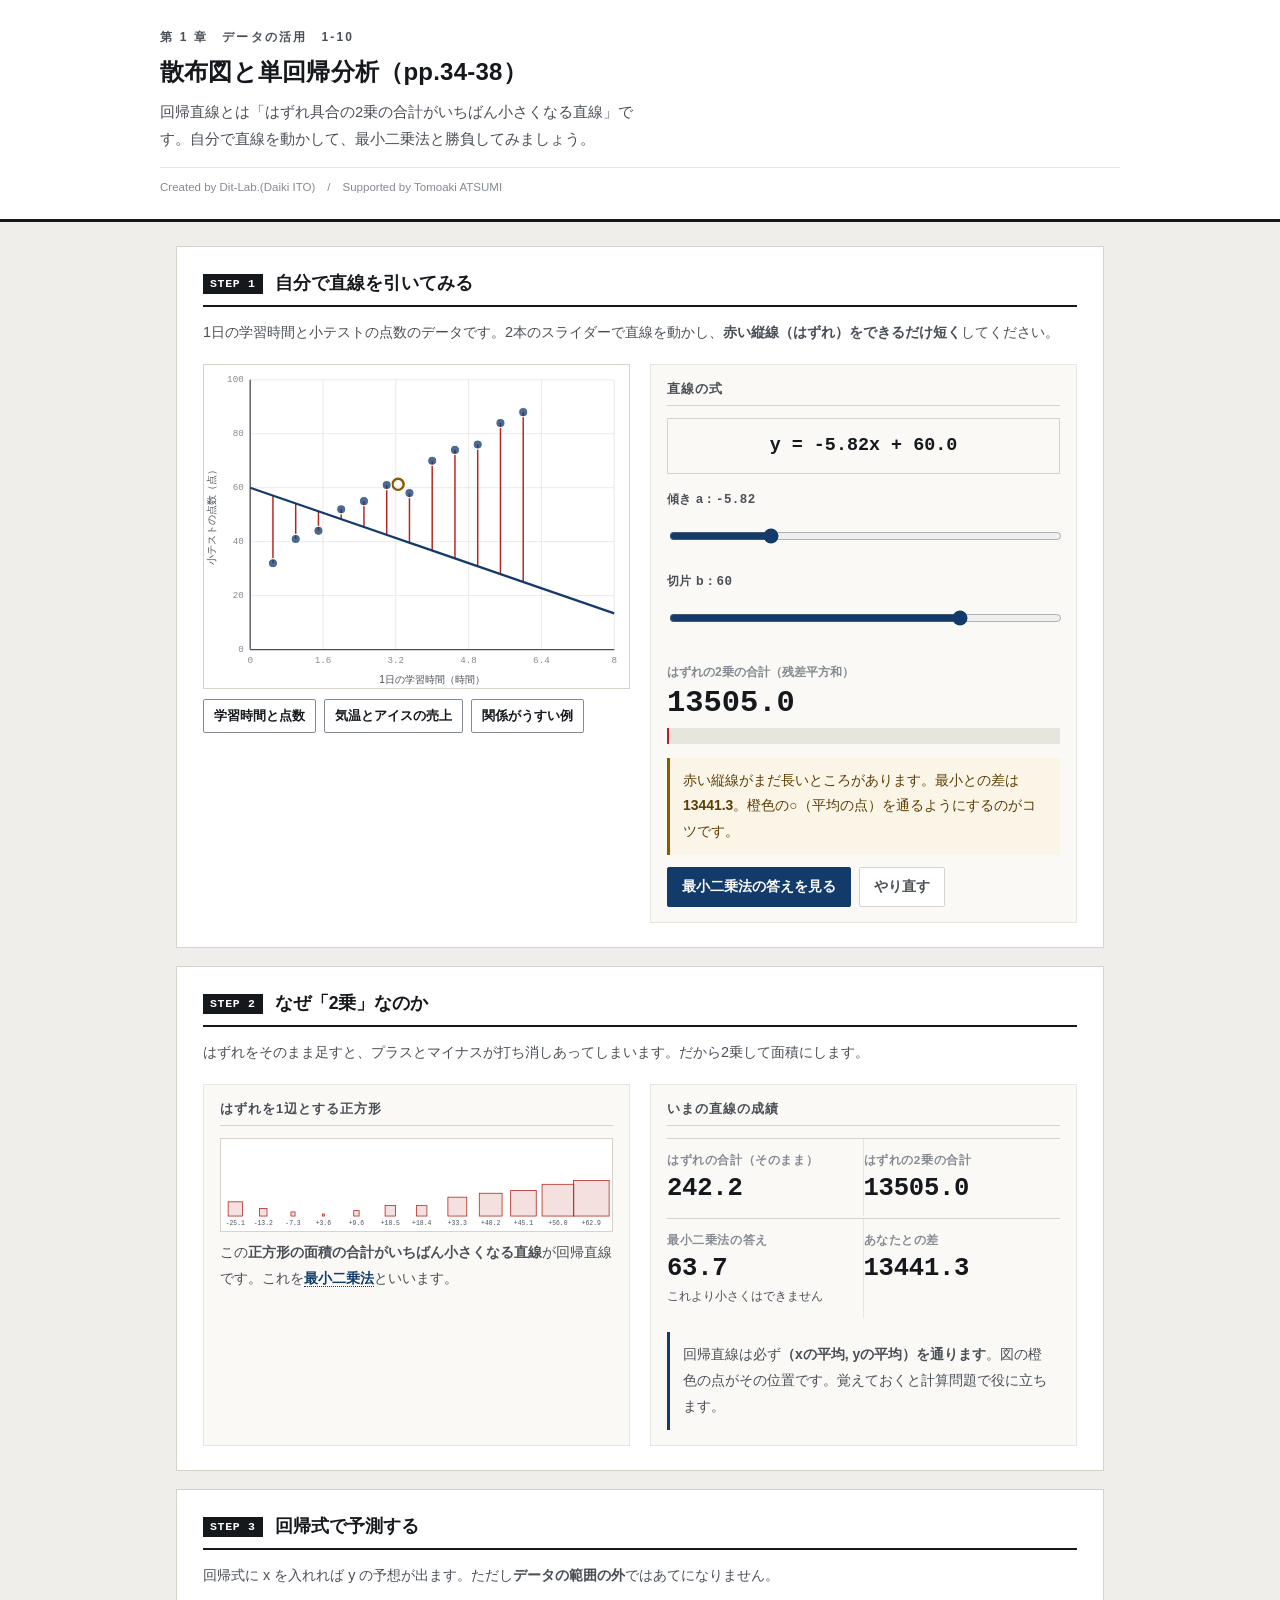
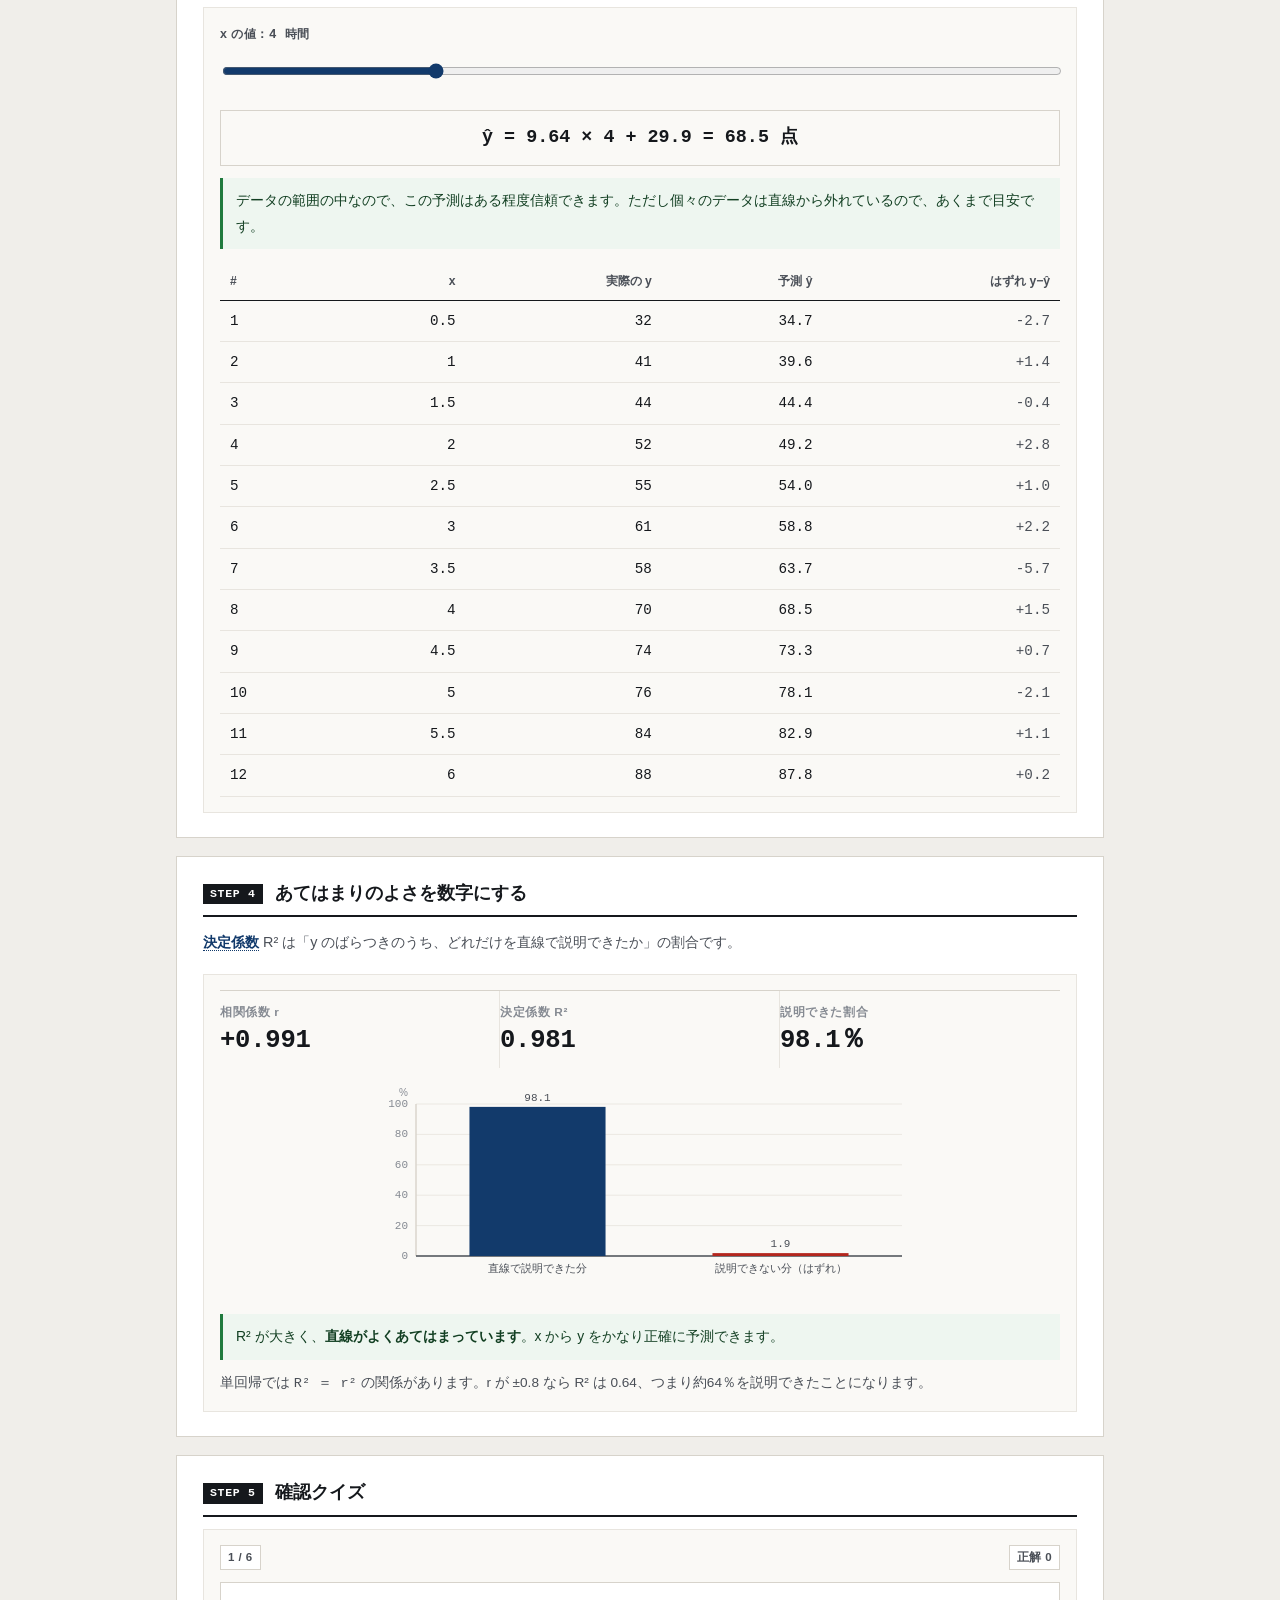
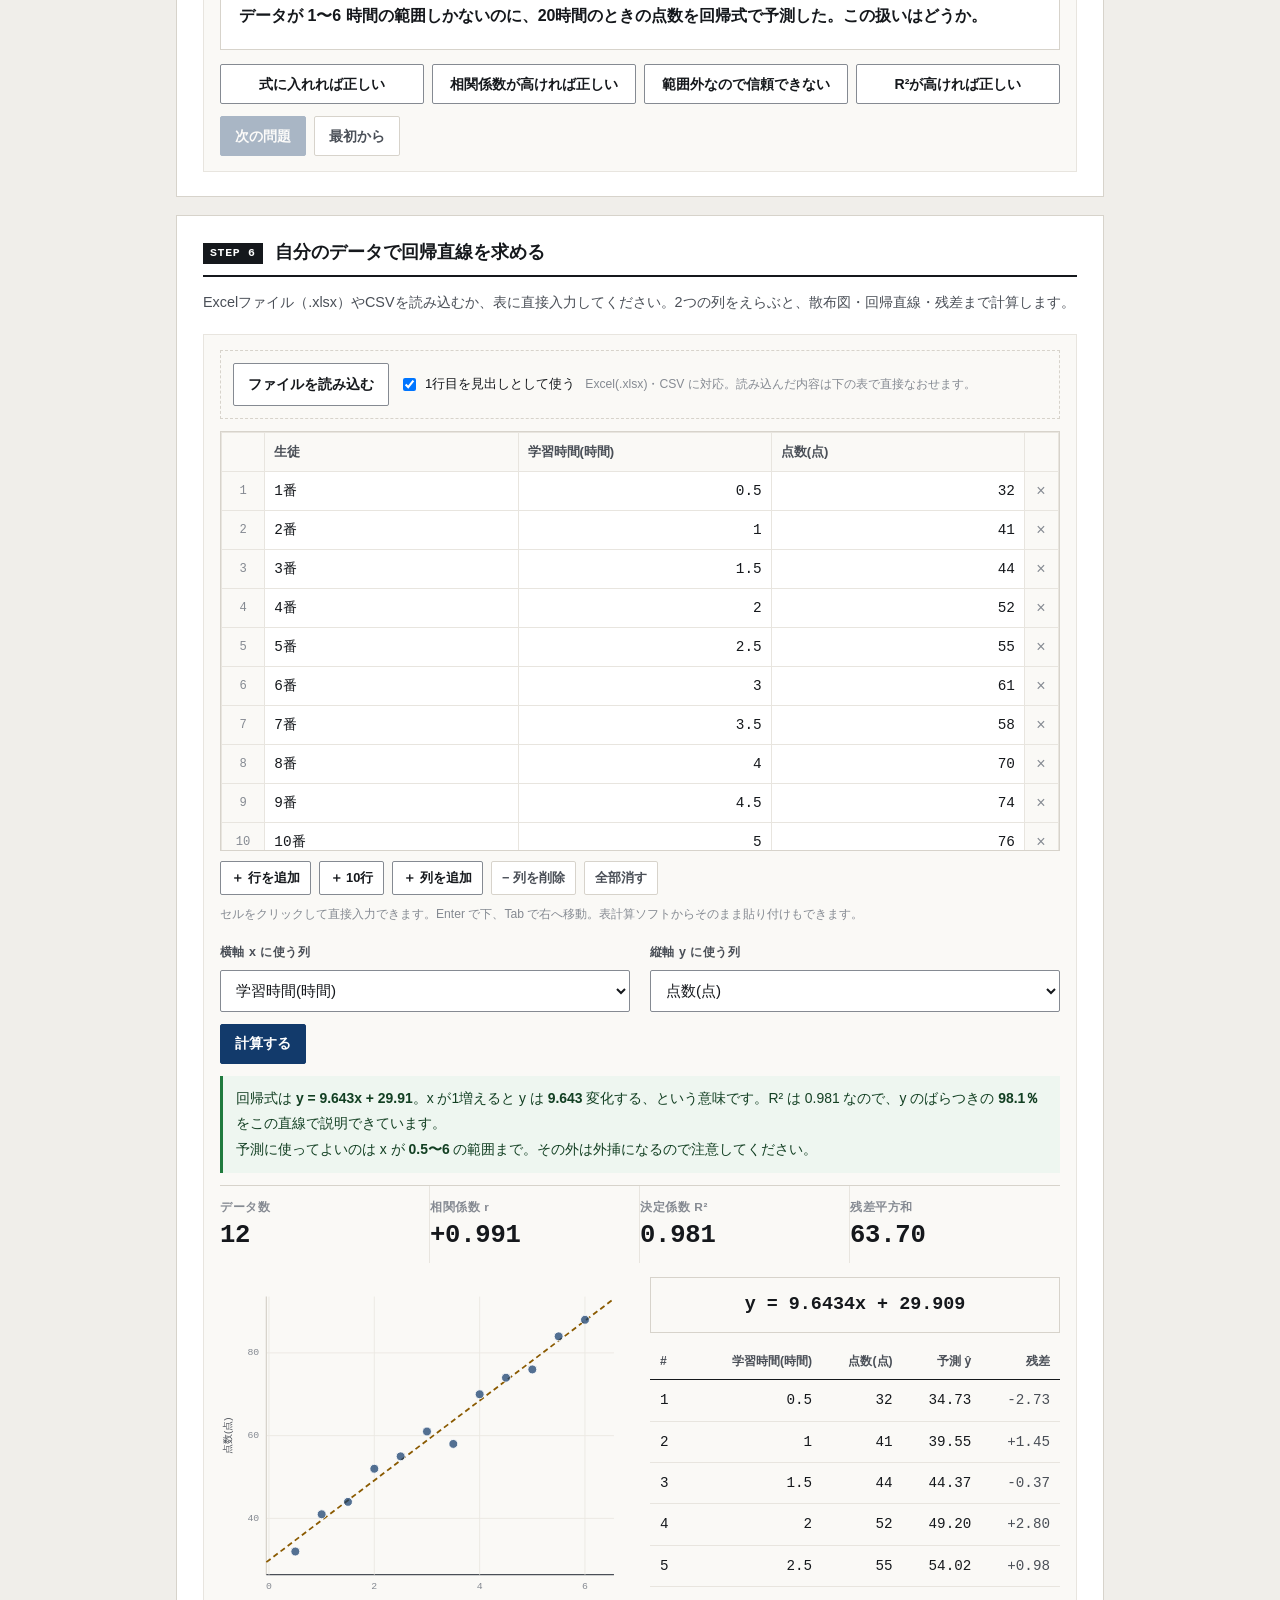
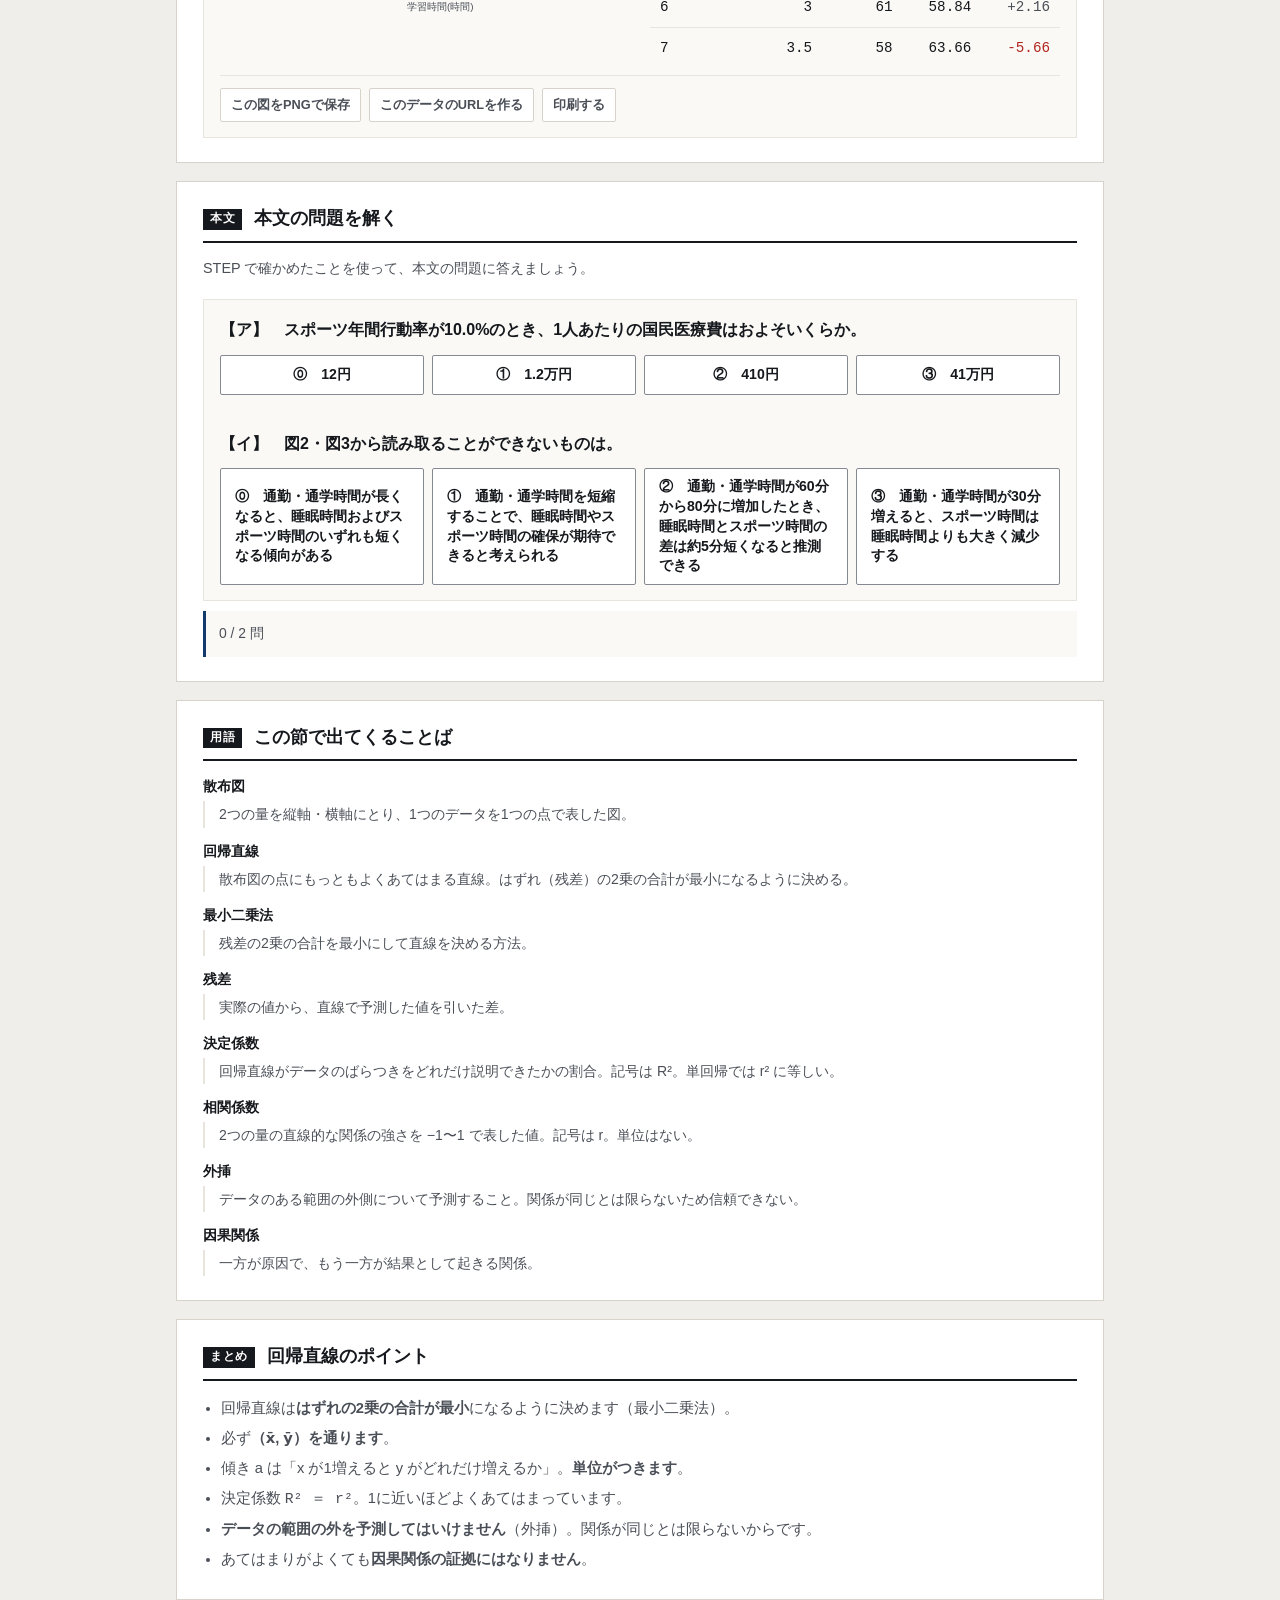
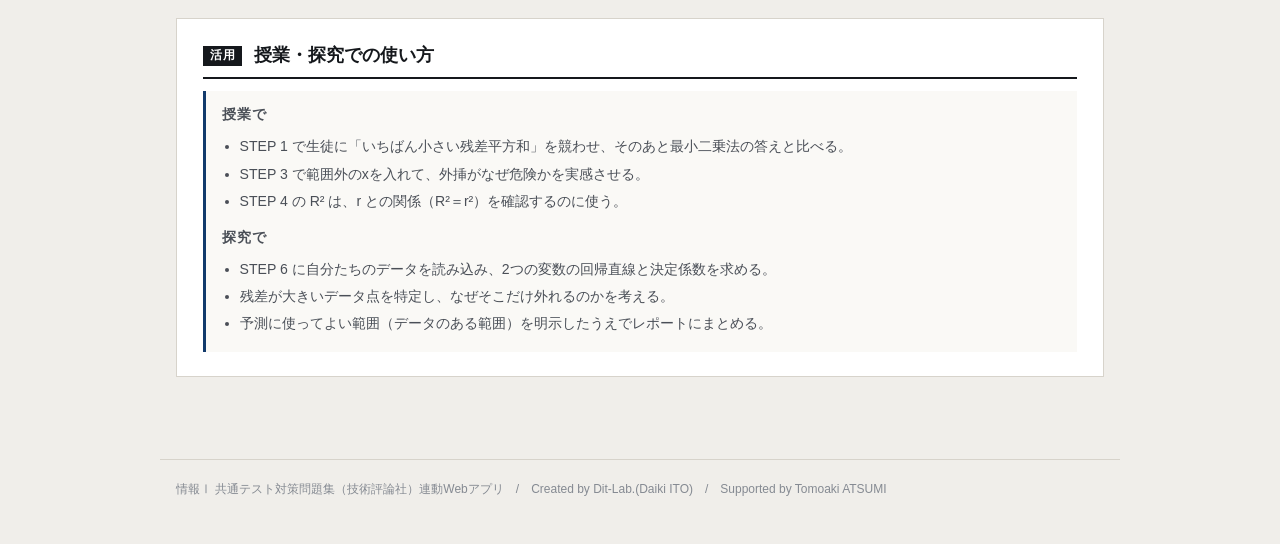
<file: index.html>
<!DOCTYPE html>
<html lang="ja">
<head>
<meta charset="UTF-8">
<meta name="viewport" content="width=device-width, initial-scale=1.0">
<title>散布図と単回帰分析｜情報Ⅰ共通テスト対策問題集</title>
<meta name="description" content="回帰直線とは「はずれ具合の2乗の合計がいちばん小さくなる直線」です。自分で直線を動かして、最小二乗法と勝負してみましょう。">
<link rel="icon" href="data:image/svg+xml,%3Csvg xmlns=%22http://www.w3.org/2000/svg%22 viewBox=%220 0 32 32%22%3E%3Crect width=%2232%22 height=%2232%22 fill=%22%2315181c%22/%3E%3Ctext x=%2216%22 y=%2222%22 font-size=%2218%22 font-family=%22monospace%22 fill=%22%23fff%22 text-anchor=%22middle%22%3E01%3C/text%3E%3C/svg%3E">
<link rel="stylesheet" href="css/style.css?v=1b60c856">
<link rel="stylesheet" href="css/app.css?v=a5a8e687">
</head>
<body>

<header class="app-header">
  <div class="inner">
    <span class="eyebrow">第 1 章　データの活用　1-10</span>
    <h1>散布図と単回帰分析（pp.34-38）</h1>
    <p class="lead">回帰直線とは「はずれ具合の2乗の合計がいちばん小さくなる直線」です。自分で直線を動かして、最小二乗法と勝負してみましょう。</p>
    <p class="credit">Created by Dit-Lab.(Daiki ITO)　/　Supported by Tomoaki ATSUMI</p>
  </div>
</header>

<main class="wrap">
  <section class="step" id="step1">
    <h2><span class="no">STEP 1</span>自分で直線を引いてみる</h2>
    <p class="desc">1日の学習時間と小テストの点数のデータです。2本のスライダーで直線を動かし、<strong>赤い縦線（はずれ）をできるだけ短く</strong>してください。</p>

    <div class="grid c2">
      <div>
        <div id="fitBox"></div>
        <div class="btn-row" style="margin-top:10px">
          <button class="btn sm" data-data="study">学習時間と点数</button>
          <button class="btn sm" data-data="temp">気温とアイスの売上</button>
          <button class="btn sm" data-data="weak">関係がうすい例</button>
        </div>
      </div>
      <div class="panel">
        <h3>直線の式</h3>
        <div class="eq" id="eqNow">y = 1.00x + 0.0</div>

        <label class="fld" style="margin-top:14px" for="slope">傾き a：<span class="mono" id="slopeV">1.00</span></label>
        <input type="range" id="slope" min="-3" max="12" step="0.05" value="1">
        <label class="fld" style="margin-top:8px" for="intercept">切片 b：<span class="mono" id="interceptV">0</span></label>
        <input type="range" id="intercept" min="-20" max="90" step="1" value="0">

        <div style="margin-top:16px">
          <div class="k" style="font-size:.76rem;color:var(--ink-3);font-weight:700">はずれの2乗の合計（残差平方和）</div>
          <div class="rss" id="rssVal">—</div>
          <div class="rssbar"><i id="rssBar"></i></div>
        </div>
        <div class="note" id="fitNote" style="margin-top:14px"></div>
        <div class="btn-row" style="margin-top:12px">
          <button class="btn primary" id="showBest">最小二乗法の答えを見る</button>
          <button class="btn ghost" id="resetFit">やり直す</button>
        </div>
      </div>
    </div>
  </section>

  <section class="step" id="step2">
    <h2><span class="no">STEP 2</span>なぜ「2乗」なのか</h2>
    <p class="desc">はずれをそのまま足すと、プラスとマイナスが打ち消しあってしまいます。だから2乗して面積にします。</p>
    <div class="grid c2">
      <div class="panel">
        <h3>はずれを1辺とする正方形</h3>
        <div id="sqBox2"></div>
        <p class="why" style="margin-top:8px">この<strong>正方形の面積の合計がいちばん小さくなる直線</strong>が回帰直線です。これを<span class="term" data-t="最小二乗法">最小二乗法</span>といいます。</p>
      </div>
      <div class="panel">
        <h3>いまの直線の成績</h3>
        <div class="metrics">
          <div class="metric"><div class="k">はずれの合計（そのまま）</div><div class="v" id="sumRes">—</div></div>
          <div class="metric"><div class="k">はずれの2乗の合計</div><div class="v" id="sumSq">—</div></div>
        </div>
        <div class="metrics" style="margin-top:2px">
          <div class="metric"><div class="k">最小二乗法の答え</div><div class="v" id="bestSq">—</div><div class="s">これより小さくはできません</div></div>
          <div class="metric"><div class="k">あなたとの差</div><div class="v" id="gapSq">—</div></div>
        </div>
        <div class="note info" style="margin-top:14px">
          回帰直線は必ず<strong>（xの平均, yの平均）を通ります</strong>。図の橙色の点がその位置です。覚えておくと計算問題で役に立ちます。
        </div>
      </div>
    </div>
  </section>

  <section class="step" id="step3">
    <h2><span class="no">STEP 3</span>回帰式で予測する</h2>
    <p class="desc">回帰式に x を入れれば y の予想が出ます。ただし<strong>データの範囲の外</strong>ではあてになりません。</p>
    <div class="panel">
      <label class="fld" for="predX">x の値：<span class="mono" id="predXv"></span></label>
      <input type="range" id="predX" min="0" max="20" step="0.5" value="5">
      <div class="eq" id="predEq" style="margin-top:12px"></div>
      <div class="note" id="predNote" style="margin-top:12px"></div>
      <div class="tbl-scroll" style="margin-top:14px">
        <table class="tbl" id="predTable">
          <thead><tr><th>#</th><th>x</th><th>実際の y</th><th>予測 ŷ</th><th>はずれ y−ŷ</th></tr></thead>
          <tbody></tbody>
        </table>
      </div>
    </div>
  </section>

  <section class="step" id="step4">
    <h2><span class="no">STEP 4</span>あてはまりのよさを数字にする</h2>
    <p class="desc"><span class="term" data-t="決定係数">決定係数</span> R² は「y のばらつきのうち、どれだけを直線で説明できたか」の割合です。</p>
    <div class="panel">
      <div class="metrics">
        <div class="metric"><div class="k">相関係数 r</div><div class="v" id="mR">—</div></div>
        <div class="metric"><div class="k">決定係数 R²</div><div class="v" id="mR2">—</div></div>
        <div class="metric"><div class="k">説明できた割合</div><div class="v" id="mPct">—</div></div>
      </div>
      <div id="r2Chart" style="margin-top:14px"></div>
      <div class="note" id="r2Note" style="margin-top:12px"></div>
      <p class="why" style="margin-top:10px">
        単回帰では <span class="mono">R² ＝ r²</span> の関係があります。r が ±0.8 なら R² は 0.64、つまり約64％を説明できたことになります。
      </p>
    </div>
  </section>

  <section class="step" id="step5">
    <h2><span class="no">STEP 5</span>確認クイズ</h2>
    <div class="panel">
      <div class="qhead">
        <span class="badge" id="qProgress">1 / 1</span>
        <span class="badge">正解 <span class="score" id="qScore">0</span></span>
      </div>
      <div class="card-q"><div class="q-scene" id="qText"></div></div>
      <div class="choice4" id="qChoices"></div>
      <div class="note" id="qFb" hidden style="margin-top:12px"></div>
      <div class="btn-row" style="margin-top:12px">
        <button class="btn primary" id="qNext" disabled>次の問題</button>
        <button class="btn ghost" id="qReset">最初から</button>
      </div>
    </div>
  </section>


  <section class="step" id="step6">
    <h2><span class="no">STEP 6</span>自分のデータで回帰直線を求める</h2>
    <p class="desc">Excelファイル（.xlsx）やCSVを読み込むか、表に直接入力してください。2つの列をえらぶと、散布図・回帰直線・残差まで計算します。</p>
    <div class="panel">
      <div id="dataInput"></div>
      <div class="grid c2" style="margin-top:16px">
        <div><label class="fld" for="mx">横軸 x に使う列</label><select id="mx" class="sel"></select></div>
        <div><label class="fld" for="my">縦軸 y に使う列</label><select id="my" class="sel"></select></div>
      </div>
      <div class="btn-row" style="margin-top:12px"><button class="btn primary" id="calcMine">計算する</button></div>
      <div class="note" id="myNote" hidden style="margin-top:12px"></div>
      <div class="metrics" id="myStats" style="margin-top:12px"></div>
      <div class="grid c2" style="margin-top:14px">
        <div id="myChart"></div>
        <div>
          <div class="eq" id="myEq" style="margin-bottom:10px"></div>
          <div class="tbl-scroll" style="max-height:320px;overflow:auto"><table class="tbl" id="myTable"></table></div>
        </div>
      </div>
      <div class="toolbar" id="myTools"></div>
    </div>
  </section>

  <section class="step" id="stepBook">
    <h2><span class="no">本文</span>本文の問題を解く</h2>
    <p class="desc">STEP で確かめたことを使って、本文の問題に答えましょう。</p>
    <div class="panel" id="bookBox"></div>
    <div class="note" id="bookNote" style="margin-top:10px"></div>
  </section>

  <section class="step" id="glossary">
    <h2><span class="no">用語</span>この節で出てくることば</h2>
    <div id="glossBox"></div>
  </section>

  <section class="step">
    <h2><span class="no">まとめ</span>回帰直線のポイント</h2>
    <ul style="margin:0;padding-left:1.2em;color:var(--ink-2);font-size:.92rem;line-height:2.05">
      <li>回帰直線は<strong>はずれの2乗の合計が最小</strong >になるように決めます（最小二乗法）。</li>
      <li>必ず<strong>（x̄, ȳ）を通ります</strong>。</li>
      <li>傾き a は「x が1増えると y がどれだけ増えるか」。<strong>単位がつきます</strong>。</li>
      <li>決定係数 <span class="mono">R² ＝ r²</span>。1に近いほどよくあてはまっています。</li>
      <li><strong>データの範囲の外を予測してはいけません</strong>（外挿）。関係が同じとは限らないからです。</li>
      <li>あてはまりがよくても<strong>因果関係の証拠にはなりません</strong>。</li>
    </ul>
  </section>

  <section class="step">
    <h2><span class="no">活用</span>授業・探究での使い方</h2>
    <div class="use-note">
      <h3>授業で</h3>
      <ul>
        <li>STEP 1 で生徒に「いちばん小さい残差平方和」を競わせ、そのあと最小二乗法の答えと比べる。</li>
        <li>STEP 3 で範囲外のxを入れて、外挿がなぜ危険かを実感させる。</li>
        <li>STEP 4 の R² は、r との関係（R²＝r²）を確認するのに使う。</li>
      </ul>
      <h3 style="margin-top:12px">探究で</h3>
      <ul>
        <li>STEP 6 に自分たちのデータを読み込み、2つの変数の回帰直線と決定係数を求める。</li>
        <li>残差が大きいデータ点を特定し、なぜそこだけ外れるのかを考える。</li>
        <li>予測に使ってよい範囲（データのある範囲）を明示したうえでレポートにまとめる。</li>
      </ul>
    </div>
  </section>

</main>

<footer class="app-footer">
  情報Ⅰ 共通テスト対策問題集（技術評論社）連動Webアプリ　/　Created by Dit-Lab.(Daiki ITO)　/　Supported by Tomoaki ATSUMI
</footer>

<script src="js/tools.js?v=c07db610"></script>
<script src="js/chart.js?v=fb6e3be1"></script>
<script src="js/xlsx.js?v=53c47a9c"></script>
<script src="js/grid.js?v=b72ee2f5"></script>
<script src="js/datainput.js?v=dbe2aecf"></script>
<script src="js/terms.js?v=e9184cc4"></script>
<script src="js/quiz.js?v=13402362"></script>
<script src="js/app.js?v=807a0df2"></script>
</body>
</html>
</file>
<file: css/style.css>
/* =========================================================
   情報Ⅰ 共通テスト対策問題集 — Web アプリ共通スタイル
   紙面（参考書）に寄せた設計。装飾色は使わず、色は意味を持つときだけ。
   ========================================================= */

:root{
  --paper:#ffffff;
  --paper-2:#faf9f6;      /* うすい紙 */
  --bg:#f0eeea;           /* 台紙 */
  --ink:#15181c;
  --ink-2:#4a4f57;
  --ink-3:#858a92;
  --rule:#d7d3cb;         /* 罫線 */
  --rule-2:#e8e5df;
  --accent:#123a6b;       /* 濃紺。主要操作と現在地だけに使う */
  --accent-w:#e9eef6;
  --zero:#c0392b;         /* 左＝0 */
  --one:#1d4ed8;          /* 右＝1 */
  --ok:#1f7a3d;   --ok-bg:#eef6f0;
  --ng:#b3261e;   --ng-bg:#fbefee;
  --warn:#8a5a00; --warn-bg:#fbf5e8;
  --font:"Hiragino Kaku Gothic ProN","Hiragino Sans","Yu Gothic Medium","Yu Gothic",
         "Noto Sans JP",Meiryo,-apple-system,BlinkMacSystemFont,sans-serif;
  --mono:"SFMono-Regular",Menlo,Consolas,"Courier New",monospace;
}

*{box-sizing:border-box}
[hidden]{display:none !important}
html{-webkit-text-size-adjust:100%}
body{
  margin:0; background:var(--bg); color:var(--ink);
  font-family:var(--font); font-size:16px; line-height:1.85;
  font-feature-settings:"palt" 1;
}
h1,h2,h3,h4{line-height:1.45; margin:0; font-weight:700}
p{margin:0 0 .75em} p:last-child{margin-bottom:0}
a{color:var(--accent)}

/* ---------- 標題 ---------- */
.app-header{background:var(--paper); border-bottom:3px solid var(--ink); padding:26px 20px 20px}
.app-header .inner{max-width:960px; margin:0 auto}
.app-header .eyebrow{
  font-size:.75rem; font-weight:700; color:var(--ink-2); letter-spacing:.18em;
  display:block; margin-bottom:7px;
}
.app-header h1{font-size:1.5rem; letter-spacing:.01em}
.app-header .lead{font-size:.92rem; color:var(--ink-2); margin-top:9px; max-width:60ch}
.app-header .credit{
  font-size:.72rem; color:var(--ink-3); margin-top:14px;
  padding-top:9px; border-top:1px solid var(--rule-2);
}

/* ---------- 版面 ---------- */
.wrap{max-width:960px; margin:0 auto; padding:24px 16px 64px}
.step{background:var(--paper); border:1px solid var(--rule); padding:24px 26px; margin-bottom:18px}
.step > h2{
  display:flex; align-items:baseline; gap:12px; font-size:1.1rem;
  padding-bottom:9px; border-bottom:2px solid var(--ink); margin-bottom:12px;
}
.step > h2 .no{
  flex:none; font-family:var(--mono); font-size:.72rem; font-weight:700;
  background:var(--ink); color:var(--paper); padding:2px 7px; letter-spacing:.06em;
  position:relative; top:-2px;
}
.step > .desc{color:var(--ink-2); font-size:.9rem; margin-bottom:18px}
.step[hidden]{display:none}

.grid{display:grid; gap:20px}
.grid > *{min-width:0}          /* 子の中身で列が広がるのを防ぐ */
@media(min-width:800px){ .grid.c2{grid-template-columns:1fr 1fr} }
@media(min-width:800px){ .grid.c21{grid-template-columns:1.45fr 1fr} }

.panel{border:1px solid var(--rule-2); background:var(--paper-2); padding:15px 16px; min-width:0}
.panel > h3{
  font-size:.8rem; font-weight:700; color:var(--ink-2); letter-spacing:.08em;
  margin-bottom:12px; padding-bottom:6px; border-bottom:1px solid var(--rule);
}

/* ---------- 部品 ---------- */
.btn{
  appearance:none; border:1px solid var(--ink-3); background:var(--paper); color:var(--ink);
  font-family:inherit; font-size:.88rem; font-weight:700; padding:8px 14px;
  border-radius:2px; cursor:pointer; min-height:40px; line-height:1.4;
  transition:background .12s, border-color .12s, color .12s;
}
.btn:hover:not(:disabled){background:var(--accent-w); border-color:var(--accent); color:var(--accent)}
.btn:disabled{opacity:.35; cursor:not-allowed}
.btn.primary{background:var(--accent); color:var(--paper); border-color:var(--accent)}
.btn.primary:hover:not(:disabled){background:#0d2c53; color:var(--paper)}
.btn.ghost{border-color:var(--rule); color:var(--ink-2)}
.btn.sm{font-size:.8rem; padding:5px 10px; min-height:34px}
.btn-row{display:flex; flex-wrap:wrap; gap:8px; align-items:center}

/* タブ（見出し下線式） */
.seg{display:flex; gap:0; border-bottom:1px solid var(--rule)}
.seg button{
  appearance:none; border:0; background:transparent; font-family:inherit; font-size:.88rem;
  font-weight:700; color:var(--ink-3); padding:9px 4px; margin-right:26px; cursor:pointer;
  border-bottom:3px solid transparent; margin-bottom:-1px; min-height:40px;
}
.seg button:hover{color:var(--ink-2)}
.seg button[aria-pressed="true"]{color:var(--ink); border-bottom-color:var(--accent)}

label.fld{display:block; font-size:.78rem; font-weight:700; color:var(--ink-2); margin-bottom:5px; letter-spacing:.04em}
input[type=text], textarea, input[type=number]{
  width:100%; font-family:inherit; font-size:1rem; color:var(--ink);
  border:1px solid var(--ink-3); border-radius:2px; padding:9px 11px;
  background:var(--paper); min-height:42px;
}
input:focus, textarea:focus{outline:2px solid var(--accent); outline-offset:-1px; border-color:var(--accent)}
.btn:focus-visible, .seg button:focus-visible, .node-card:focus-visible{outline:2px solid var(--accent); outline-offset:2px}
textarea{resize:vertical; line-height:1.7}
.mono{font-family:var(--mono)}

table.tbl{width:100%; border-collapse:collapse; font-size:.89rem}
table.tbl th, table.tbl td{border-bottom:1px solid var(--rule-2); padding:7px 10px; text-align:right}
table.tbl th:first-child, table.tbl td:first-child{text-align:left}
table.tbl thead th{border-bottom:1.5px solid var(--ink); font-size:.76rem; color:var(--ink-2); font-weight:700; white-space:nowrap}
.tbl-scroll{overflow-x:auto; -webkit-overflow-scrolling:touch; max-width:100%}

.note{padding:10px 13px; font-size:.87rem; border-left:3px solid var(--ink-3); background:var(--paper-2); overflow-wrap:break-word; word-break:break-word}
.note.ok{background:var(--ok-bg); border-left-color:var(--ok); color:#123f22}
.note.ng{background:var(--ng-bg); border-left-color:var(--ng); color:#6d1a15}
.note.info{background:var(--paper-2); border-left-color:var(--accent); color:var(--ink-2)}
.note.warn{background:var(--warn-bg); border-left-color:var(--warn); color:#5c3d00}
.note[hidden]{display:none}

.badge{
  display:inline-block; font-size:.72rem; font-weight:700; padding:1px 7px;
  border:1px solid var(--rule); color:var(--ink-2); background:var(--paper); letter-spacing:.04em;
}

/* 数値は罫線で仕切るだけ。カードにしない */
.metrics{display:flex; flex-wrap:wrap; gap:0; border-top:1px solid var(--rule)}
.metric{flex:1 1 130px; padding:11px 14px 11px 0; border-right:1px solid var(--rule-2)}
.metric:last-child{border-right:0}
.metric .k{font-size:.74rem; color:var(--ink-3); font-weight:700; letter-spacing:.05em}
.metric .v{font-size:1.6rem; font-weight:700; line-height:1.3; font-family:var(--mono); letter-spacing:-.01em}
.metric .s{font-size:.76rem; color:var(--ink-2)}

.bit0{color:var(--zero); font-weight:700}
.bit1{color:var(--one); font-weight:700}

.app-footer{
  max-width:960px; margin:0 auto; padding:18px 16px 44px; color:var(--ink-3);
  font-size:.75rem; border-top:1px solid var(--rule);
}
.sr-only{position:absolute;width:1px;height:1px;overflow:hidden;clip:rect(0 0 0 0);white-space:nowrap}

@media(max-width:640px){
  body{font-size:15px}
  .app-header{padding:20px 16px 16px}
  .app-header h1{font-size:1.16rem}
  .wrap{padding:16px 12px 52px}
  .step{padding:18px 15px}
  .seg button{margin-right:18px; font-size:.84rem}
  .metric{flex-basis:50%; border-right:0}
}
@media (prefers-reduced-motion:reduce){ *{animation:none!important; transition:none!important} }

/* ---------- 自分のデータ・共有・印刷 ---------- */
.toolbar{display:flex; flex-wrap:wrap; gap:8px; align-items:center; margin-top:12px;
  padding-top:12px; border-top:1px solid var(--rule-2)}
.toolbar .hint{font-size:.78rem; color:var(--ink-3)}
.paste-area{width:100%; min-height:110px; font-family:var(--mono); font-size:.86rem}
.use-note{background:var(--paper-2); border-left:3px solid var(--accent); padding:14px 16px; font-size:.88rem}
.use-note h3{font-size:.86rem; letter-spacing:.06em; margin-bottom:8px; color:var(--ink-2)}
.use-note ol, .use-note ul{margin:0; padding-left:1.25em; line-height:1.95; color:var(--ink-2)}

@media print{
  body{background:#fff}
  .app-header{border-bottom:2px solid #000}
  .step{border:1px solid #bbb; break-inside:avoid; page-break-inside:avoid; margin-bottom:12px}
  .btn, .seg, .toolbar, input[type=range]{display:none !important}
  .note{border-left-width:2px}
  a[href]:after{content:""}
}

/* ---------- 入力グリッド ---------- */
.dg-scroll{overflow:auto; -webkit-overflow-scrolling:touch; border:1px solid var(--rule); background:var(--paper); max-height:420px}
table.dg{border-collapse:collapse; font-family:var(--mono); font-size:.9rem; min-width:100%}
table.dg th, table.dg td{border:1px solid var(--rule-2); padding:0}
table.dg thead th{background:var(--paper-2); position:sticky; top:0; z-index:2}
table.dg .dg-n{background:var(--paper-2); color:var(--ink-3); font-size:.76rem; font-weight:400;
  text-align:center; min-width:34px; padding:0 4px; position:sticky; left:0; z-index:1}
table.dg .dg-corner{background:var(--paper-2); min-width:34px; position:sticky; left:0; z-index:3}
table.dg .dg-act{background:var(--paper-2); width:34px}
.dg-h, .dg-c{width:100%; min-width:96px; border:0; background:transparent; font-family:inherit;
  font-size:.9rem; padding:8px 9px; color:var(--ink); min-height:38px}
.dg-h{font-weight:700; font-family:var(--font); font-size:.82rem; color:var(--ink-2)}
.dg-c.num{text-align:right}
.dg-c:focus, .dg-h:focus{outline:2px solid var(--accent); outline-offset:-2px; background:var(--accent-w)}
.dg-del{border:0; background:transparent; color:var(--ink-3); cursor:pointer; width:32px; height:34px; font-size:1rem}
.dg-del:hover{color:var(--ng)}
.dg-tools{display:flex; flex-wrap:wrap; gap:8px; align-items:center; margin-top:10px}
.dg-hint{font-size:.76rem; color:var(--ink-3)}

/* ---------- ファイル読み込み ---------- */
.filebox{display:flex; flex-wrap:wrap; gap:10px; align-items:center; padding:12px;
  border:1px dashed var(--rule); background:var(--paper-2)}
.filebox input[type=file]{font-size:.85rem; font-family:inherit; max-width:100%}
.filebox .sel{max-width:220px}
.filelabel{display:inline-flex; align-items:center; gap:6px; font-size:.85rem; font-weight:700;
  border:1px solid var(--ink-3); background:var(--paper); padding:8px 14px; border-radius:2px; cursor:pointer; min-height:40px}
.filelabel:hover{border-color:var(--accent); color:var(--accent); background:var(--accent-w)}
.filelabel input{display:none}

/* ---------- 用語解説 ---------- */
.term{position:relative; border-bottom:1.5px dotted var(--accent); cursor:help; color:var(--accent); font-weight:700}
.term .term-pop{display:none; position:absolute; left:0; top:1.7em; z-index:50; width:min(300px,78vw);
  background:var(--paper); border:1px solid var(--ink-3); box-shadow:0 6px 20px rgba(0,0,0,.14);
  padding:10px 12px; font-size:.82rem; font-weight:400; color:var(--ink-2); line-height:1.75;
  border-left:3px solid var(--accent); cursor:auto; text-align:left}
.term .term-pop b{display:block; color:var(--ink); font-size:.86rem; margin-bottom:3px}
.term.open .term-pop{display:block}
dl.gloss{margin:0; font-size:.88rem}
dl.gloss dt{font-weight:700; color:var(--ink); margin-top:10px}
dl.gloss dt:first-child{margin-top:0}
dl.gloss dd{margin:2px 0 0; color:var(--ink-2); line-height:1.85; padding-left:1em; border-left:2px solid var(--rule-2)}
@media print{ .term{border-bottom:0; color:inherit} .term .term-pop{display:none !important} }

/* ---------- スマホ・タブレット ---------- */
@media (max-width:1024px){
  /* iOS で入力時に画面が勝手に拡大するのを防ぐ（16px 未満だとズームする） */
  input[type=text], input[type=number], textarea, select, .dg-c, .dg-h{ font-size:16px }
  .dg-c, .dg-h{ min-width:110px }
}
@media (max-width:820px){
  .grid.c2,.grid.c21{grid-template-columns:1fr}
  .dg-scroll{max-height:340px}
  .filebox{flex-direction:column; align-items:stretch}
  .filebox .sel{max-width:100%}
  .term .term-pop{left:auto; right:0; width:min(280px,86vw)}
}
@media (max-width:480px){
  .step > h2{font-size:1rem; flex-wrap:wrap}
  .metrics{gap:0}
  .metric{flex-basis:50%; padding-right:10px}
  .metric .v{font-size:1.3rem}
  .btn{padding:8px 12px}
  .dg-tools{gap:6px}
  .dg-hint{width:100%}
}
/* タッチ操作でのスクロールを滑らかに */
.tbl-scroll, .dg-scroll, .tree-box{ -webkit-overflow-scrolling:touch; overscroll-behavior-x:contain }

/* 幅指定つきの入力欄がスマートフォンではみ出さないようにする */
input[type=text], input[type=number], input[type=search], textarea, select{ max-width:100% }
.btn-row > label{ min-width:0; max-width:100% }
.btn-row > label input, .btn-row > label select{ max-width:100% }

/* 共通：○×判定・並べかえ（quiz.js 用） */
.abcde{border:1px solid var(--rule); border-radius:3px; overflow:hidden}
.abcde > div{border-top:1px solid var(--rule); padding:10px 12px}
.abcde > div:first-child{border-top:0}
.abcde .st{display:flex; gap:10px; align-items:flex-start; flex-wrap:wrap}
.abcde .st .k{font-weight:700; font-family:var(--mono); min-width:1.4em}
.abcde .st .t{flex:1; min-width:12em}
.abcde .jb{display:flex; gap:6px}
.abcde .jb .btn{min-width:3.4em; padding:6px 10px; text-align:center}
.prep{display:grid; grid-template-columns:repeat(auto-fit,minmax(150px,1fr)); gap:10px; margin-top:10px}
.prep .slot{border:1px dashed var(--ink-3); border-radius:3px; padding:10px; min-height:92px; background:var(--paper)}
.prep .slot.filled{border-style:solid}
.prep .slot .tag{font:700 .74rem/1.4 var(--mono); color:var(--accent); display:block; margin-bottom:6px}
.prep .slot .txt{font-size:.86rem; line-height:1.7}
.cards{display:flex; flex-wrap:wrap; gap:8px; margin-top:10px}
.cards .c{border:1px solid var(--ink-3); border-radius:3px; padding:9px 12px; background:var(--paper);
  cursor:pointer; font-size:.88rem; max-width:100%; text-align:left; font-family:inherit; color:var(--ink)}
.cards .c:hover{background:var(--warn-bg)}
.cards .c.used{opacity:.35; pointer-events:none}

/* --- 予想してから実行 --- */
.pmark{display:inline-block; background:var(--accent); color:#fff; font-size:.7rem; font-weight:700;
  letter-spacing:.08em; padding:2px 7px; border-radius:2px; margin-right:8px; vertical-align:2px}
input.pin{font-size:1.05rem; padding:7px 10px; border:1px solid var(--rule); border-radius:3px;
  width:9em; max-width:100%; background:#fff}
.btn-row .unit{color:var(--muted); font-size:.9rem}
.choice4 .btn.on{border-color:var(--accent); box-shadow:inset 0 0 0 1px var(--accent); font-weight:700}
/* 設問文の見出し（flex ではなく通常の段落。.qhead は左右振り分け用なので用途が別） */
.pq{margin:0 0 10px; font-weight:700; line-height:1.85}
</file>
<file: css/app.css>
.qhead{display:flex; justify-content:space-between; align-items:center; margin-bottom:12px}
.card-q{border:1px solid var(--rule); background:var(--paper); padding:18px; margin-bottom:14px}
.q-scene{font-size:1rem; font-weight:700; line-height:1.9}
.choice4{display:grid; gap:8px; grid-template-columns:repeat(auto-fit,minmax(140px,1fr))}
.choice4 .btn.correct{background:var(--ok-bg); border-color:var(--ok); color:var(--ok)}
.choice4 .btn.wrong{background:var(--ng-bg); border-color:var(--ng); color:var(--ng)}
.choice4.locked{pointer-events:none}
input[type=range]{width:100%; accent-color:var(--accent); height:34px}
#fitBox, #sqBox2{border:1px solid var(--rule); background:var(--paper)}
#fitBox svg, #sqBox2 svg{display:block}
.eq{font-family:var(--mono); font-size:1.15rem; font-weight:700; text-align:center; padding:10px;
  border:1px solid var(--rule); background:var(--paper-2)}
.rss{font-family:var(--mono); font-size:1.9rem; font-weight:700; line-height:1.25}
.rssbar{height:16px; background:var(--rule-2); margin-top:6px; overflow:hidden}
.rssbar i{display:block; height:100%; background:var(--ng); width:0; transition:width .25s ease}
.rssbar i.best{background:var(--ok)}
.why{font-size:.85rem; color:var(--ink-2); line-height:1.85}
#predTable td{font-family:var(--mono)}
.sel{width:100%; font-family:inherit; font-size:.95rem; padding:9px 11px; min-height:42px;
  border:1px solid var(--ink-3); border-radius:2px; background:var(--paper); color:var(--ink)}
#myTable td{font-family:var(--mono)}
</file>
